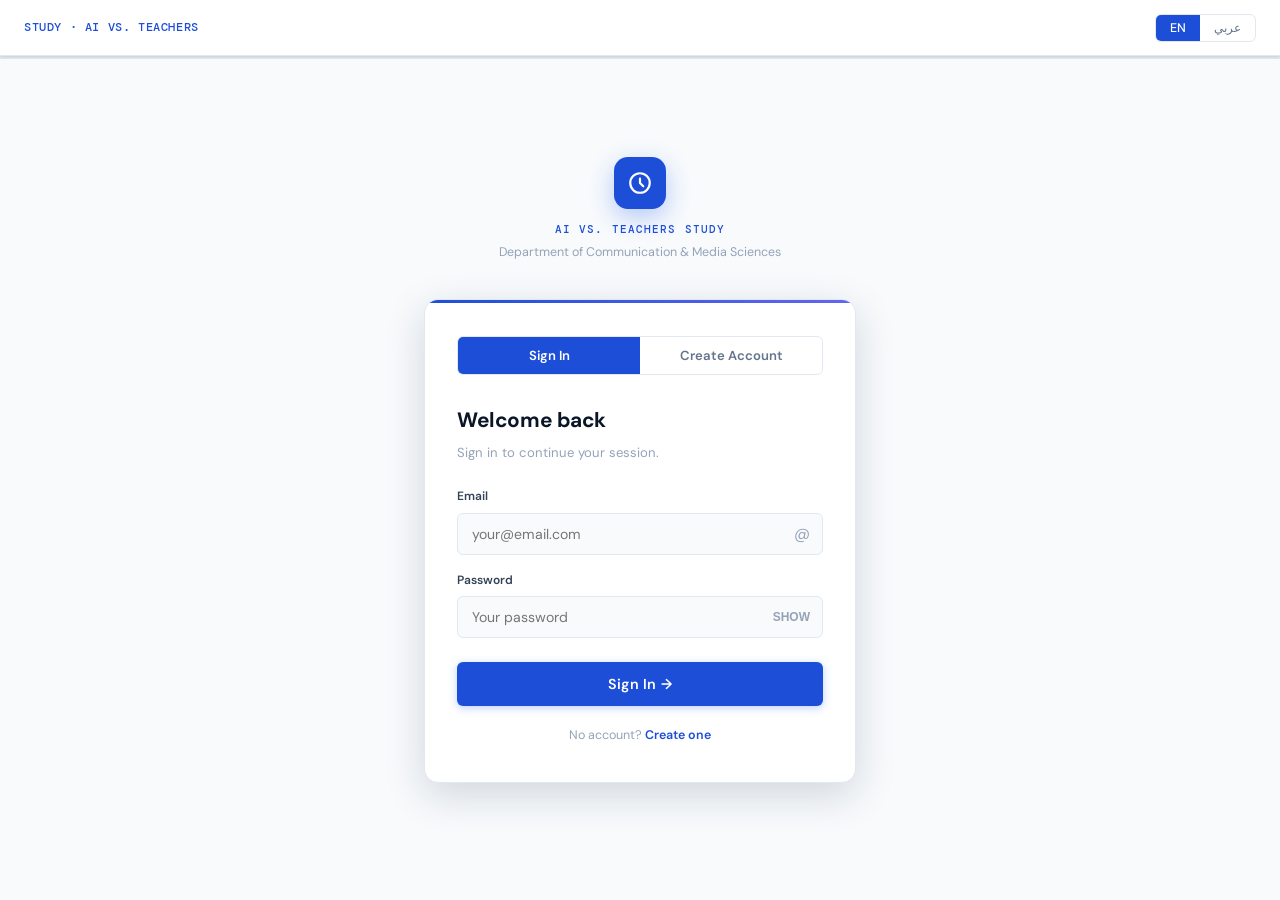
<file: ai-study-frontend/index.html>
<!DOCTYPE html>
<html id="root-html" lang="en" dir="ltr">
<head>
  <meta charset="UTF-8">
  <meta name="viewport" content="width=device-width, initial-scale=1.0">
  <title>AI vs. Teachers — Research Study</title>
  <link href="https://fonts.googleapis.com/css2?family=DM+Sans:wght@300;400;500;600&family=DM+Mono:wght@400;500&family=IBM+Plex+Sans+Arabic:wght@300;400;600&display=swap" rel="stylesheet">
  <!-- Styles -->
  <link rel="stylesheet" href="css/main.css">
</head>
<body>

<!-- TOPBAR -->
<div id="topbar">
  <div class="topbar-logo">Study · AI vs. Teachers</div>
  <div class="topbar-right">
    <div class="topbar-user" id="topbar-user">
      <div class="topbar-avatar" id="topbar-avatar">?</div>
      <span class="topbar-name" id="topbar-name"></span>
      <button class="topbar-logout" onclick="logoutUser()" data-en="Sign out" data-ar="خروج">Sign out</button>
    </div>
    <div class="lang-toggle">
      <button class="lang-btn active" id="btn-en" onclick="setLang('en')">EN</button>
      <button class="lang-btn" id="btn-ar" onclick="setLang('ar')">عربي</button>
    </div>
  </div>
</div>
<div id="progress-track"><div id="progress-fill"></div></div>
<div id="toast"></div>

<!-- ══ AUTH ══ -->
<div id="stage-auth" class="hidden">
  <div class="auth-logo-wrap">
    <div class="auth-logo-icon">
      <svg viewBox="0 0 24 24"><circle cx="12" cy="12" r="9"/><path d="M12 8v4l3 3"/></svg>
    </div>
    <div class="auth-logo-title" data-en="AI vs. Teachers Study" data-ar="دراسة: الذكاء الاصطناعي مقابل الأساتذة">AI vs. Teachers Study</div>
    <div class="auth-logo-sub" data-en="Department of Communication &amp; Media Sciences" data-ar="قسم علوم الإعلام والاتصال">Department of Communication &amp; Media Sciences</div>
  </div>
  <div class="auth-card">
    <div class="auth-tabs">
      <button class="auth-tab active" id="tab-login" onclick="switchAuthTab('login')" data-en="Sign In" data-ar="تسجيل الدخول">Sign In</button>
      <button class="auth-tab" id="tab-register" onclick="switchAuthTab('register')" data-en="Create Account" data-ar="إنشاء حساب">Create Account</button>
    </div>
    <!-- LOGIN -->
    <div class="auth-panel active" id="panel-login">
      <div class="auth-title" data-en="Welcome back" data-ar="مرحباً بعودتك">Welcome back</div>
      <div class="auth-subtitle" data-en="Sign in to continue your session." data-ar="سجّل دخولك لمتابعة جلستك.">Sign in to continue your session.</div>
      <div class="auth-alert error" id="login-error"></div>
      <div class="already-banner" id="login-already">
        <span>✓</span>
        <div>
          <strong data-en="Study already completed" data-ar="تمت الدراسة مسبقاً">Study already completed</strong>
          <span data-en="You have already participated. Thank you!" data-ar="لقد شاركت مسبقاً. شكراً!">You have already participated. Thank you!</span>
        </div>
      </div>
      <div class="auth-field">
        <label data-en="Email" data-ar="البريد الإلكتروني">Email</label>
        <div class="auth-field-wrap">
          <input type="email" id="login-email" data-placeholder-en="your@email.com" data-placeholder-ar="بريدك@example.com" placeholder="your@email.com" autocomplete="email">
          <span class="field-icon">@</span>
        </div>
      </div>
      <div class="auth-field">
        <label data-en="Password" data-ar="كلمة المرور">Password</label>
        <div class="auth-field-wrap">
          <input type="password" id="login-password" data-placeholder-en="Your password" data-placeholder-ar="كلمة المرور" placeholder="Your password" autocomplete="current-password">
          <button class="toggle-pw" type="button" onclick="togglePw('login-password',this)" data-en="SHOW" data-ar="إظهار">SHOW</button>
        </div>
      </div>
      <button class="auth-submit" id="login-btn" onclick="loginUser()" data-en="Sign In →" data-ar="← دخول">Sign In →</button>
      <div class="auth-switch-text">
        <span data-en="No account?" data-ar="لا تملك حساباً؟">No account?</span>
        <a onclick="switchAuthTab('register')" data-en="Create one" data-ar="أنشئ حساباً">Create one</a>
      </div>
    </div>
    <!-- REGISTER -->
    <div class="auth-panel" id="panel-register">
      <div class="auth-title" data-en="Join the Study" data-ar="انضم إلى الدراسة">Join the Study</div>
      <div class="auth-subtitle" data-en="Create your account to begin." data-ar="أنشئ حسابك للبدء.">Create your account to begin.</div>
      <div class="auth-alert error" id="register-error"></div>
      <div class="auth-alert success" id="register-success"></div>
      <div class="row-2">
        <div class="auth-field">
          <label data-en="First Name" data-ar="الاسم الأول">First Name</label>
          <div class="auth-field-wrap"><input type="text" id="reg-fname" data-placeholder-en="Yacine" data-placeholder-ar="يسمينة" placeholder="Yacine" autocomplete="given-name"></div>
          <div class="auth-field-error" id="err-fname" data-en="Required" data-ar="مطلوب">Required</div>
        </div>
        <div class="auth-field">
          <label data-en="Last Name" data-ar="اللقب">Last Name</label>
          <div class="auth-field-wrap"><input type="text" id="reg-lname" data-placeholder-en="Bensalem" data-placeholder-ar="بن سالم" placeholder="Bensalem" autocomplete="family-name"></div>
          <div class="auth-field-error" id="err-lname" data-en="Required" data-ar="مطلوب">Required</div>
        </div>
      </div>
      <div class="auth-field">
        <label data-en="Email" data-ar="البريد الإلكتروني">Email</label>
        <div class="auth-field-wrap">
          <input type="email" id="reg-email" data-placeholder-en="your@email.com" data-placeholder-ar="بريدك@example.com" placeholder="your@email.com" autocomplete="email">
          <span class="field-icon">@</span>
        </div>
        <div class="auth-field-error" id="err-email" data-en="Valid email required" data-ar="بريد إلكتروني صحيح مطلوب">Valid email required</div>
      </div>
      <div class="auth-field">
        <label data-en="Password" data-ar="كلمة المرور">Password</label>
        <div class="auth-field-wrap">
          <input type="password" id="reg-password" data-placeholder-en="Min. 8 characters" data-placeholder-ar="8 أحرف على الأقل" placeholder="Min. 8 characters" autocomplete="new-password" oninput="checkPwStrength(this.value)">
          <button class="toggle-pw" type="button" onclick="togglePw('reg-password',this)" data-en="SHOW" data-ar="إظهار">SHOW</button>
        </div>
        <div class="pw-strength"><div class="pw-strength-bar" id="bar1"></div><div class="pw-strength-bar" id="bar2"></div><div class="pw-strength-bar" id="bar3"></div><div class="pw-strength-label" id="pw-label"></div></div>
        <div class="auth-field-error" id="err-password" data-en="Min. 8 characters" data-ar="8 أحرف على الأقل">Min. 8 characters</div>
      </div>
      <div class="auth-field">
        <label data-en="Confirm Password" data-ar="تأكيد كلمة المرور">Confirm Password</label>
        <div class="auth-field-wrap"><input type="password" id="reg-confirm" data-placeholder-en="Repeat password" data-placeholder-ar="أعد كلمة المرور" placeholder="Repeat password" autocomplete="new-password"></div>
        <div class="auth-field-error" id="err-confirm" data-en="Passwords do not match" data-ar="كلمتا المرور غير متطابقتين">Passwords do not match</div>
      </div>
      <button class="auth-submit" id="register-btn" onclick="registerUser()" data-en="Create Account →" data-ar="← إنشاء الحساب">Create Account →</button>
      <div class="auth-terms" data-en="By registering you agree to participate in this academic study." data-ar="بالتسجيل توافق على المشاركة في هذه الدراسة الأكاديمية.">By registering you agree to participate in this academic study.</div>
      <div class="auth-switch-text">
        <span data-en="Already have an account?" data-ar="هل لديك حساب؟">Already have an account?</span>
        <a onclick="switchAuthTab('login')" data-en="Sign in" data-ar="تسجيل الدخول">Sign in</a>
      </div>
    </div>
  </div>
</div>

<!-- ══ STAGE 0 — Consent + Registration ══ -->
<div id="stage-0" class="stage hidden">
  <div class="study-info-card">
    <span class="study-badge" data-en="UNIVERSITY RESEARCH — CONFIDENTIAL" data-ar="بحث جامعي — سري">UNIVERSITY RESEARCH — CONFIDENTIAL</span>
    <h1 class="display" data-en="AI vs. Teachers:<br>Who Shapes Your Mind?" data-ar="الذكاء الاصطناعي مقابل الأساتذة:<br>من يشكّل تفكيرك؟">AI vs. Teachers:<br>Who Shapes Your Mind?</h1>
    <p data-en="Examining whether AI tools can replace teachers in shaping knowledge and critical thinking among Algerian youth · Department of Communication &amp; Media Sciences" data-ar="دراسة ما إذا كانت أدوات الذكاء الاصطناعي يمكن أن تحل محل الأساتذة في تشكيل المعرفة والتفكير النقدي لدى الشباب الجزائري · قسم علوم الإعلام والاتصال">Examining whether AI tools can replace teachers in shaping knowledge and critical thinking among Algerian youth · Department of Communication &amp; Media Sciences</p>
    <div class="study-meta">
      <div class="study-meta-item" data-en="<strong>~25–30 min</strong>" data-ar="<strong>25–30 دقيقة</strong>"><strong>~25–30 min</strong></div>
      <div class="study-meta-item" data-en="<strong>Anonymous</strong>&nbsp;responses" data-ar="<strong>مجهولة</strong>&nbsp;الإجابات"><strong>Anonymous</strong>&nbsp;responses</div>
      <div class="study-meta-item" data-en="<strong>Voluntary</strong>" data-ar="<strong>طوعية</strong>"><strong>Voluntary</strong></div>
    </div>
  </div>
  <div class="card consent-card">
    <h3 data-en="Informed Consent" data-ar="الموافقة المستنيرة">Informed Consent</h3>
    <ul class="consent-list">
      <li data-en="Your responses are stored anonymously for research purposes only." data-ar="تُحفظ إجاباتك بشكل مجهول لأغراض بحثية فحسب.">Your responses are stored anonymously for research purposes only.</li>
      <li data-en="You may withdraw at any time without consequence." data-ar="يمكنك الانسحاب في أي وقت.">You may withdraw at any time without consequence.</li>
      <li data-en="The study involves reading an article and a discussion with simulated forum participants." data-ar="تشمل الدراسة قراءة مقال والمشاركة في نقاش مع مشاركين محاكَين.">The study involves reading an article and a discussion with simulated forum participants.</li>
      <li data-en="No personally identifiable data will be published." data-ar="لن تُنشر أي بيانات تعريفية شخصية.">No personally identifiable data will be published.</li>
    </ul>
    <div class="consent-check">
      <input type="checkbox" id="consent-cb">
      <label for="consent-cb" data-en="I have read and agree to participate." data-ar="قرأت الشروط وأوافق على المشاركة.">I have read and agree to participate.</label>
    </div>
  </div>
  <h2 class="section-title" data-en="Participant Registration" data-ar="تسجيل المشارك">Participant Registration</h2>
  <div class="row-2">
    <div class="field">
      <label data-en="Age" data-ar="السن">Age</label>
      <input type="number" id="reg-age" min="15" max="40" data-placeholder-en="e.g. 21" data-placeholder-ar="مثال: 21" placeholder="e.g. 21">
    </div>
    <div class="field">
      <label data-en="Gender" data-ar="الجنس">Gender</label>
      <select id="reg-gender">
        <option value="" data-en="— Select —" data-ar="— اختر —">— Select —</option>
        <option value="male" data-en="Male" data-ar="ذكر">Male</option>
        <option value="female" data-en="Female" data-ar="أنثى">Female</option>
        <option value="prefer_not" data-en="Prefer not to say" data-ar="أفضل عدم الإفصاح">Prefer not to say</option>
      </select>
    </div>
  </div>
  <div class="field">
    <label data-en="Academic Level" data-ar="المستوى الدراسي">Academic Level</label>
    <select id="reg-level">
      <option value="" data-en="— Select —" data-ar="— اختر —">— Select —</option>
      <option value="licence1" data-en="Licence 1" data-ar="ليسانس 1">Licence 1</option>
      <option value="licence2" data-en="Licence 2" data-ar="ليسانس 2">Licence 2</option>
      <option value="licence3" data-en="Licence 3" data-ar="ليسانس 3">Licence 3</option>
      <option value="master1" data-en="Master 1" data-ar="ماستر 1">Master 1</option>
      <option value="master2" data-en="Master 2" data-ar="ماستر 2">Master 2</option>
      <option value="doctorat" data-en="Doctorat" data-ar="دكتوراه">Doctorat</option>
      <option value="other" data-en="Other" data-ar="أخرى">Other</option>
    </select>
  </div>
  <div class="row-2">
    <div class="field">
      <label data-en="Field of Study" data-ar="التخصص">Field of Study</label>
      <input type="text" id="reg-field" data-placeholder-en="e.g. Communication Sciences" data-placeholder-ar="مثال: علوم الإعلام" placeholder="e.g. Communication Sciences">
    </div>
    <div class="field">
      <label data-en="Daily AI Tool Usage" data-ar="الاستخدام اليومي للذكاء الاصطناعي">Daily AI Tool Usage</label>
      <select id="reg-ai-use">
        <option value="" data-en="— Select —" data-ar="— اختر —">— Select —</option>
        <option value="never" data-en="Never" data-ar="لا أستخدم">Never</option>
        <option value="rarely" data-en="Rarely" data-ar="نادراً">Rarely</option>
        <option value="sometimes" data-en="Sometimes" data-ar="أحياناً">Sometimes</option>
        <option value="often" data-en="Often" data-ar="كثيراً">Often</option>
        <option value="daily" data-en="Every day" data-ar="يومياً">Every day</option>
      </select>
    </div>
  </div>
  <button class="btn btn-primary btn-block" onclick="submitRegistration()" style="margin-top:8px;" data-en="Begin Study →" data-ar="← ابدأ الدراسة">Begin Study →</button>
</div>

<!-- ══ STAGE 1 — Survey 1 (Pre) ══ -->
<div id="stage-1" class="stage hidden">
  <div class="phase-chip" data-en="Questionnaire 1 of 3 — Before Reading" data-ar="استبانة 1 من 3 — قبل القراءة">Questionnaire 1 of 3 — Before Reading</div>
  <h1 class="display" data-en="Your Initial Views" data-ar="آراؤك الأولية">Your Initial Views</h1>
  <p class="subtitle" data-en="Before reading anything, please share your current opinions on AI and teachers. Rate each statement honestly — there are no right or wrong answers." data-ar="قبل قراءة أي شيء، شارك آراءك الحالية حول الذكاء الاصطناعي والأساتذة. قيّم كل عبارة بصدق.">Before reading anything, please share your current opinions on AI and teachers. Rate each statement honestly — there are no right or wrong answers.</p>
  <div id="pre-survey-questions"></div>
  <button class="btn btn-primary btn-block" onclick="submitPreSurvey()" data-en="Continue to Article →" data-ar="← متابعة إلى المقال">Continue to Article →</button>
</div>

<!-- ══ STAGE 2 — Article ══ -->
<div id="stage-2" class="stage hidden">
  <div class="phase-chip" data-en="Phase 2 of 6 — Read the Article" data-ar="المرحلة 2 من 6 — اقرأ المقال">Phase 2 of 6 — Read the Article</div>
  <h1 class="display" data-en="Read &amp; Reflect" data-ar="اقرأ وتأمّل">Read &amp; Reflect</h1>
  <p class="subtitle" data-en="Read this article carefully. It presents arguments on both sides of the AI vs. teachers debate." data-ar="اقرأ هذا المقال بعناية. يقدّم حججاً من كلا جانبي نقاش الذكاء الاصطناعي مقابل الأساتذة.">Read this article carefully. It presents arguments on both sides of the AI vs. teachers debate.</p>

  <!-- EN Article -->
  <div id="article-en" class="article-card">
    <div class="article-topbar"><span>The Algerian Education Review</span><div class="article-dot"></div><span>Technology &amp; Learning</span><div class="article-dot"></div><span>March 2025</span></div>
    <div class="article-inner">
      <div class="article-kicker">Education · Artificial Intelligence</div>
      <h2 class="article-headline">Can AI Replace the Teacher? Algeria's Students Are Finding Out</h2>
      <div class="article-byline">By Karima Bouzid, Education Correspondent &nbsp;·&nbsp; March 20, 2025 &nbsp;·&nbsp; 7 min read</div>
      <div class="article-body">
        <p>Walk into any university library across Algeria today and you will find the same scene: students not reading textbooks, but typing questions into AI chatbots. From Algiers to Oran, from Tizi Ouzou to Constantine, a generation is bypassing the lecture hall and going straight to the machine. The question that educators are now asking — urgently — is whether this is progress, or a quiet catastrophe in the making.</p>
        <p>The numbers are striking. A 2024 survey by the Arab Media &amp; Society Institute found that <strong>71% of Algerian university students</strong> now consult AI tools at least once a day for academic purposes. More troubling to researchers: 43% said they had changed their opinion on a social or political issue based entirely on an AI response — without seeking a second human opinion.</p>
        <div class="pullquote">"A teacher who knows your name, who has watched you struggle and grow, who can sense when you are confused — that is irreplaceable. No algorithm does that." — Prof. Nadia Lounès, University of Algiers</div>
        <p>Supporters of AI in education point to real advantages. Students in remote wilayat who lack qualified teachers in specialist subjects now have access to world-class explanations in Arabic and French at any hour. Students with social anxiety who would never raise their hand in class can ask an AI the same question twenty times without embarrassment. The democratisation argument is powerful.</p>
        <p>But critics argue the comparison misses what education actually is. "A teacher does not just transmit information," says Dr. Mourad Karim, a pedagogy researcher at the University of Oran. "A teacher challenges you, frustrates you, forces you to defend your ideas in front of your peers. That friction — that discomfort — is where real thinking happens. AI removes the friction. And without friction, there is no growth."</p>
        <div class="pullquote">"When a student asks AI a question, the AI tries to give them exactly what they want. When a good teacher asks a student a question, they are trying to take away what the student thinks they already know."</div>
        <p>The research on long-term outcomes is still emerging, but early signals are worrying. Students who rely heavily on AI for essay writing and argumentation show measurably weaker performance in oral examinations and live debates — precisely the settings where a teacher's influence would have trained them. The machine, it seems, teaches compliance, not confrontation.</p>
        <p>There is also the question of trust. AI systems are trained on global data that may not reflect Algerian history, cultural values, or the specific tensions of a post-colonial society navigating modernity. A teacher from Béjaïa carries knowledge that no dataset can replicate. When a young person asks an AI about their own society, they may receive a technically accurate but culturally hollow answer.</p>
        <p>The debate will not be resolved soon. But for Algeria's students — caught between an underfunded education system and an infinitely patient machine — the choice they make now about who they learn from may shape not just their careers, but the kind of critical citizens they become.</p>
      </div>
    </div>
  </div>

  <!-- AR Article -->
  <div id="article-ar" class="article-card hidden" style="direction:rtl">
    <div class="article-topbar" style="letter-spacing:0"><span>مجلة التعليم الجزائري</span><div class="article-dot"></div><span>التكنولوجيا والتعلّم</span><div class="article-dot"></div><span>مارس 2025</span></div>
    <div class="article-inner">
      <div class="article-kicker">التعليم · الذكاء الاصطناعي</div>
      <h2 class="article-headline" style="font-family:'IBM Plex Sans Arabic',sans-serif">هل يمكن للذكاء الاصطناعي أن يحلّ محل الأستاذ؟ طلاب الجزائر يجدون الإجابة</h2>
      <div class="article-byline">بقلم: كريمة بوزيد، مراسلة التعليم &nbsp;·&nbsp; 20 مارس 2025 &nbsp;·&nbsp; قراءة 7 دقائق</div>
      <div class="article-body" style="font-family:'IBM Plex Sans Arabic',sans-serif">
        <p>ادخل إلى أي مكتبة جامعية في الجزائر اليوم، وستجد المشهد نفسه: طلاب لا يقرأون الكتب المدرسية، بل يكتبون أسئلتهم في روبوتات الدردشة الذكية. من الجزائر العاصمة إلى وهران، ومن تيزي وزو إلى قسنطينة، يتجاوز جيل كامل قاعة المحاضرات ويتوجه مباشرة إلى الآلة.</p>
        <p>الأرقام لافتة: كشف استطلاع أجراه معهد الإعلام والمجتمع العربي عام 2024 أن <strong>71% من طلاب الجامعات الجزائرية</strong> يستشيرون أدوات الذكاء الاصطناعي مرة يومياً على الأقل. والأكثر إثارة للقلق: أفاد 43% منهم بأنهم غيّروا رأيهم في قضية اجتماعية أو سياسية بناءً على رد الذكاء الاصطناعي وحده.</p>
        <div class="pullquote">«أستاذ يعرف اسمك، يراقب كفاحك ونموك، يشعر بارتباكك — هذا لا يُعوَّض. لا يفعل ذلك أي خوارزمية.» — أ.د. نادية لونيس، جامعة الجزائر</div>
        <p>يشير المؤيدون للذكاء الاصطناعي في التعليم إلى مزايا حقيقية. الطلاب في الولايات النائية الذين يفتقرون إلى أساتذة متخصصين باتوا يحظون بتفسيرات عالمية المستوى بالعربية والفرنسية في أي وقت. لكن المنتقدين يرون أن المقارنة تغفل ماهية التعليم الحقيقي.</p>
        <div class="pullquote">«حين يسأل الطالب الذكاءَ الاصطناعي سؤالاً، يحاول الذكاءُ الاصطناعي أن يمنحه ما يريد. حين يسأل المعلمُ الجيد طالبَه سؤالاً، يحاول أن يأخذ منه ما يظن أنه يعرفه.»</div>
        <p>يُظهر الطلاب الذين يعتمدون بشكل كبير على الذكاء الاصطناعي في الكتابة والحجاج أداءً أضعف ملحوظاً في الامتحانات الشفوية والنقاشات الحية — وهي البيئات ذاتها التي كان الأستاذ يدرّبهم فيها بالضبط. يبدو أن الآلة تعلّم الامتثال لا المواجهة.</p>
        <p>ثمة أيضاً مسألة الثقة. أنظمة الذكاء الاصطناعي مدرَّبة على بيانات عالمية قد لا تعكس التاريخ الجزائري أو القيم الثقافية. أستاذ من بجاية يحمل معرفة لا تستطيع أي قاعدة بيانات تكرارها.</p>
        <p>لن يُحسم هذا النقاش قريباً. لكن الطلاب الجزائريين — العالقين بين منظومة تعليمية تحتاج إلى دعم وآلة لا تفقد صبرها أبداً — قد يجد الخيار الذي يتخذونه الآن صدىً في نوع المواطنين الناقدين الذين سيصبحون.</p>
      </div>
    </div>
  </div>

  <label class="read-confirm">
    <input type="checkbox" id="read-cb">
    <span data-en="I have finished reading the article carefully." data-ar="لقد انتهيت من قراءة المقال بعناية.">I have finished reading the article carefully.</span>
  </label>
  <button class="btn btn-primary btn-block" onclick="submitArticleRead()" style="margin-top:16px;" data-en="Continue →" data-ar="← متابعة">Continue →</button>
</div>

<!-- ══ STAGE 3 — Survey 2 (Post-Article) ══ -->
<div id="stage-3" class="stage hidden">
  <div class="phase-chip" data-en="Questionnaire 2 of 3 — After Reading" data-ar="استبانة 2 من 3 — بعد القراءة">Questionnaire 2 of 3 — After Reading</div>
  <h1 class="display" data-en="After Reading" data-ar="بعد القراءة">After Reading</h1>
  <p class="subtitle" data-en="You have just read the article. Has anything shifted? Please re-evaluate the same statements — and also choose how many forum participants you'd like to interact with." data-ar="لقد قرأت المقال للتو. هل تغيّر شيء؟ يرجى إعادة تقييم نفس العبارات — واختر أيضاً عدد المشاركين في المنتدى الذي تريد التفاعل معه.">You have just read the article. Has anything shifted? Please re-evaluate the same statements — and also choose how many forum participants you'd like to interact with.</p>
  <div id="mid-survey-questions"></div>

  <!-- BOT COUNT PICKER -->
  <div style="margin-top:28px;margin-bottom:8px;">
    <h2 class="section-title" data-en="Choose Your Discussion Format" data-ar="اختر تنسيق النقاش">Choose Your Discussion Format</h2>
    <p class="subtitle" style="margin-bottom:16px;" data-en="How many forum participants do you want to discuss with?" data-ar="كم عدد المشاركين في المنتدى الذي تريد التحدث معهم؟">How many forum participants do you want to discuss with?</p>
    <div class="bot-picker">
      <label class="bot-option selected" id="bot-opt-1" onclick="selectBotCount(1)">
        <input type="radio" name="bot-count" value="1" checked>
        <div class="bot-option-info">
          <div class="bot-option-title" data-en="One-on-One" data-ar="محادثة ثنائية">One-on-One</div>
          <div class="bot-option-desc" data-en="Focused debate with Yacine — a student like you." data-ar="نقاش مركّز مع ياسين — طالب مثلك.">Focused debate with Yacine — a student like you.</div>
        </div>
        <div class="bot-avatars"><div class="b-avatar b-av1">YA</div></div>
      </label>
      <label class="bot-option" id="bot-opt-2" onclick="selectBotCount(2)">
        <input type="radio" name="bot-count" value="2">
        <div class="bot-option-info">
          <div class="bot-option-title" data-en="Two Participants" data-ar="مشاركان">Two Participants</div>
          <div class="bot-option-desc" data-en="Yacine (student) + Dr. Hadjeres (researcher) — two perspectives." data-ar="ياسين (طالب) + د. حجرس (باحث) — منظوران مختلفان.">Yacine (student) + Dr. Hadjeres (researcher) — two perspectives.</div>
        </div>
        <div class="bot-avatars"><div class="b-avatar b-av1">YA</div><div class="b-avatar b-av2">DR</div></div>
      </label>
      <label class="bot-option" id="bot-opt-3" onclick="selectBotCount(3)">
        <input type="radio" name="bot-count" value="3">
        <div class="bot-option-info">
          <div class="bot-option-title" data-en="Full Forum (3 participants)" data-ar="منتدى كامل (3 مشاركين)">Full Forum (3 participants)</div>
          <div class="bot-option-desc" data-en="Yacine + Dr. Hadjeres + Rania (philosopher) — the richest debate." data-ar="ياسين + د. حجرس + رانيا (فيلسوفة) — أغنى نقاش.">Yacine + Dr. Hadjeres + Rania (philosopher) — the richest debate.</div>
        </div>
        <div class="bot-avatars"><div class="b-avatar b-av1">YA</div><div class="b-avatar b-av2">DR</div><div class="b-avatar b-av3">RM</div></div>
      </label>
    </div>
  </div>

  <button class="btn btn-primary btn-block" onclick="submitMidSurvey()" data-en="Enter the Forum →" data-ar="← ادخل المنتدى">Enter the Forum →</button>
</div>

<!-- ══ STAGE 4 — Chat ══ -->
<div id="stage-4" class="stage hidden">
  <div class="phase-chip" data-en="Phase 4 of 6 — Discussion Forum" data-ar="المرحلة 4 من 6 — منتدى النقاش">Phase 4 of 6 — Discussion Forum</div>
  <h1 class="display" data-en="Join the Conversation" data-ar="انضم إلى النقاش">Join the Conversation</h1>
  <p class="subtitle" data-en="You've joined a live forum. The other participants have already started discussing. Share your views — agree, disagree, or question." data-ar="لقد انضممت إلى منتدى حيّ. بدأ المشاركون الآخرون النقاش بالفعل. شارك بآرائك — وافق أو اختلف أو اسأل.">You've joined a live forum. The other participants have already started discussing. Share your views — agree, disagree, or question.</p>

  <div class="stance-banner" id="stance-banner" style="display:none"></div>

  <div class="chat-shell">
    <div class="chat-topbar">
      <div class="chat-topbar-title">
        <div class="sub" data-en="Live Discussion Forum" data-ar="منتدى النقاش الحيّ">Live Discussion Forum</div>
        <div class="name" data-en="AI vs. Teachers — Open Thread" data-ar="الذكاء الاصطناعي مقابل الأساتذة — نقاش مفتوح">AI vs. Teachers — Open Thread</div>
      </div>
      <div class="online-badge">
        <span class="online-label" data-en="LIVE" data-ar="مباشر">LIVE</span>
        <div class="bot-dot" id="dot-1" style="background:#60a5fa"></div>
        <div class="bot-dot" id="dot-2" style="background:#a78bfa"></div>
        <div class="bot-dot" id="dot-3" style="background:#34d399"></div>
      </div>
    </div>
    <div class="chat-body" id="chat-window"></div>
    <div class="chat-footer">
      <div class="tag-bar" id="tag-bar"></div>
      <div class="chat-footer-input-row">
        <input type="text" id="chat-input"
          data-placeholder-en="Share your thoughts…"
          data-placeholder-ar="شارك أفكارك…"
          placeholder="Share your thoughts…"
          onkeydown="if(event.key==='Enter'&&!event.shiftKey){event.preventDefault();sendMessage()}">
        <button id="send-btn" data-en="Send →" data-ar="← إرسال">Send →</button>
      </div>
    </div>
  </div>
  <div class="chat-meta" id="turn-info"></div>
  <div id="chat-action-btns" class="hidden" style="display:none;gap:10px;margin-top:16px;flex-direction:column">
    <button class="btn btn-primary btn-block" id="proceed-final-btn" onclick="goToFinalSurvey()"
      data-en="Go to Final Questionnaire →" data-ar="← انتقل إلى الاستبانة النهائية">Go to Final Questionnaire →</button>
    <button class="btn btn-block" id="end-early-btn" onclick="goToFinalSurvey()"
      style="background:transparent;border:1.5px solid var(--gray-300);color:var(--gray-500);font-size:.82rem"
      data-en="End conversation early →" data-ar="← إنهاء المحادثة مبكراً">End conversation early →</button>
  </div>
</div>

<!-- ══ STAGE 5 — Survey 3 (Post-Chat) ══ -->
<div id="stage-5" class="stage hidden">
  <div class="phase-chip" data-en="Questionnaire 3 of 3 — After Discussion" data-ar="استبانة 3 من 3 — بعد النقاش">Questionnaire 3 of 3 — After Discussion</div>
  <h1 class="display" data-en="Final Assessment" data-ar="التقييم النهائي">Final Assessment</h1>
  <p class="subtitle" data-en="After your discussion with the forum participants, please answer these statements one final time. Your honest answers — whatever they are — are what matters for this research." data-ar="بعد نقاشك مع المشاركين، يرجى الإجابة على هذه العبارات مرة أخيرة وأخيرة. إجاباتك الصادقة — مهما كانت — هي ما يهم هذا البحث.">After your discussion with the forum participants, please answer these statements one final time. Your honest answers — whatever they are — are what matters for this research.</p>
  <div id="post-survey-questions"></div>
  <div class="field" style="margin-top:28px">
    <label data-en="Open Reflection — Did the discussion change your views? What stayed the same?" data-ar="تأمل مفتوح — هل غيّر النقاش آراءك؟ ما الذي بقي كما هو؟">Open Reflection — Did the discussion change your views? What stayed the same?</label>
    <textarea id="open-reflection" data-placeholder-en="Write freely…" data-placeholder-ar="اكتب بحرية…" placeholder="Write freely…"></textarea>
  </div>
  <button class="btn btn-primary btn-block" onclick="submitFinalSurvey()" data-en="Submit &amp; Finish →" data-ar="← إرسال وإنهاء">Submit &amp; Finish →</button>
</div>

<!-- ══ STAGE 6 — Thank You ══ -->
<div id="stage-6" class="stage hidden">
  <div class="thankyou-hero">
    <div class="check-circle">✓</div>
    <h1 class="display" data-en="Thank You!" data-ar="شكراً جزيلاً!">Thank You!</h1>
    <p data-en="Your responses have been recorded. Thank you for your participation."
       data-ar="تمت تسجيل إجاباتك. شكراً على مشاركتك.">
      Your responses have been recorded. Thank you for your participation.
    </p>
  </div>
  <div class="result-grid">
    <div class="result-card">
      <div class="num" id="res-pre">—</div>
      <div class="lbl" data-en="Questionnaire 1<br>(Before reading)" data-ar="الاستبانة 1<br>(قبل القراءة)">Questionnaire 1<br>(Before reading)</div>
    </div>
    <div class="result-card">
      <div class="num" id="res-mid">—</div>
      <div class="lbl" data-en="Questionnaire 2<br>(After reading)" data-ar="الاستبانة 2<br>(بعد القراءة)">Questionnaire 2<br>(After reading)</div>
    </div>
    <div class="result-card">
      <div class="num" id="res-post">—</div>
      <div class="lbl" data-en="Questionnaire 3<br>(After discussion)" data-ar="الاستبانة 3<br>(بعد النقاش)">Questionnaire 3<br>(After discussion)</div>
    </div>
  </div>
  <p style="text-align:center;font-size:.75rem;color:var(--gray-400);margin-top:8px">
    <span data-en="Participant ID:" data-ar=":رمز المشارك">Participant ID:</span>
    <strong id="pid-display"></strong>
  </p>
</div>

  <!-- ── JavaScript modules — load order matters ── -->
  <script src="js/config/api.js"></script>
  <script src="js/config/questions.js"></script>
  <script src="js/state/store.js"></script>
  <script src="js/api/language.js"></script>
  <script src="js/survey/stance.js"></script>
  <script src="js/survey/profile.js"></script>
  <script src="js/chat/bots.js"></script>
  <script src="js/auth/auth.js"></script>
  <script src="js/ui/helpers.js"></script>
  <script src="js/survey/flow.js"></script>
  <script src="js/chat/engine.js"></script>
  <script src="js/chat/finalSurvey.js"></script>
  <script>
    // ── INIT ──────────────────────────────────────────────────────
    document.querySelectorAll('.stage').forEach(s => s.classList.add('hidden'));
    document.getElementById('stage-auth').classList.remove('hidden');
  </script>
</body>
</html>
</file>
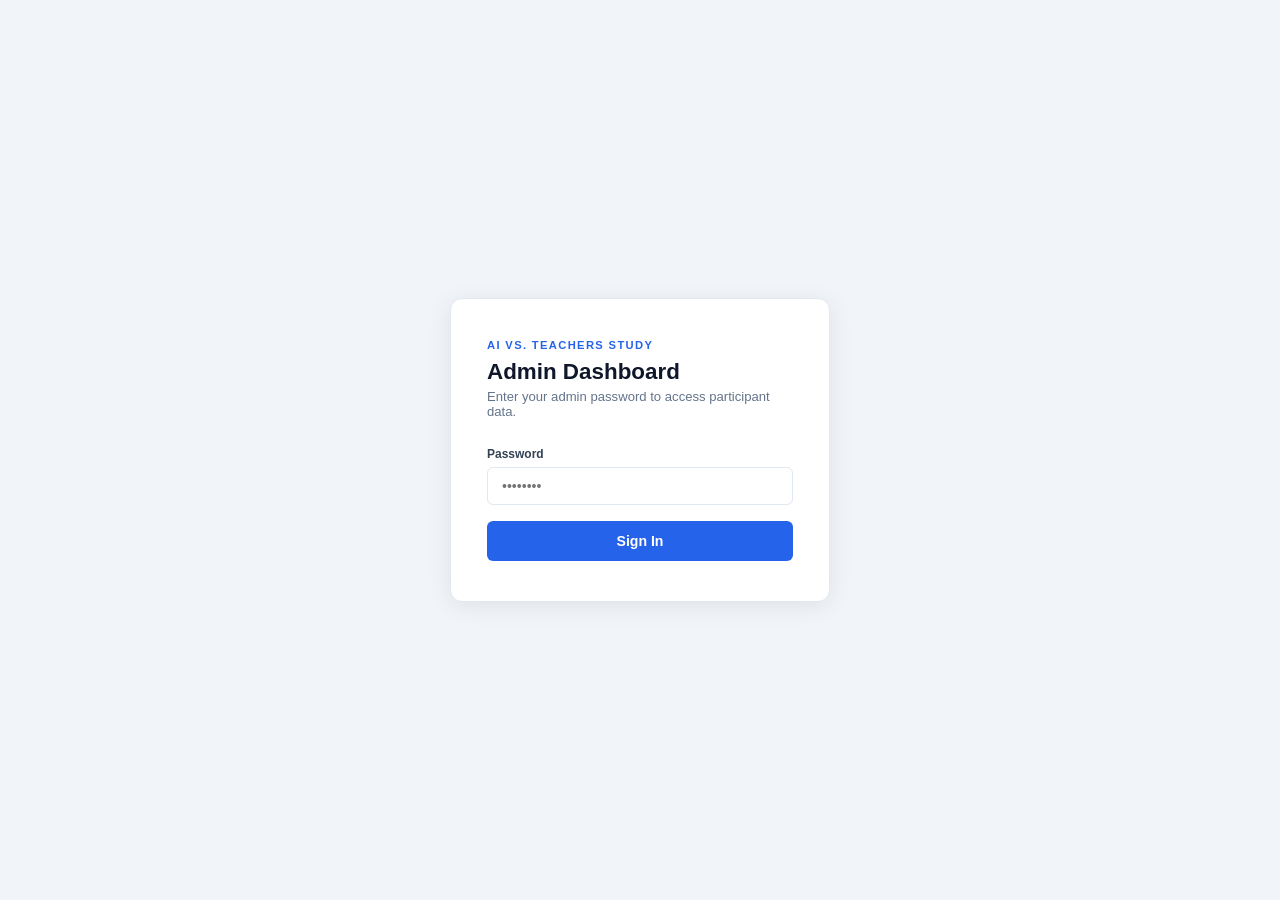
<file: ai-study-frontend/admin.html>
<!DOCTYPE html>
<html lang="en">
<head>
<meta charset="UTF-8">
<meta name="viewport" content="width=device-width, initial-scale=1.0">
<title>Admin Dashboard — AI Study</title>
  <!-- Styles -->
  <link rel="stylesheet" href="css/admin.css">
</head>
<body>

<!-- LOGIN -->
<div id="login-screen">
  <div class="login-card">
    <div class="login-logo">AI vs. Teachers Study</div>
    <h1 class="login-title">Admin Dashboard</h1>
    <p class="login-sub">Enter your admin password to access participant data.</p>
    <div class="login-field">
      <label>Password</label>
      <input type="password" id="admin-pw" placeholder="••••••••"
        onkeydown="if(event.key==='Enter')doLogin()">
    </div>
    <button class="login-btn" onclick="doLogin()">Sign In</button>
    <div class="login-error" id="login-err">Incorrect password. Please try again.</div>
  </div>
</div>

<!-- DASHBOARD -->
<div id="dashboard">
  <div class="topbar">
    <span class="topbar-logo">Admin</span>
    <span class="topbar-title">AI vs. Teachers — Research Dashboard</span>
    <div class="topbar-right">
      <span class="live-label"><span class="live-dot"></span> Auto-refresh 30s</span>
      <button class="refresh-btn" onclick="loadAll()">↻ Refresh</button>
      <button class="logout-btn" onclick="doLogout()">Sign out</button>
    </div>
  </div>

  <div class="main">
    <!-- Stats -->
    <div class="stats-grid" id="stats-grid">
      <div class="stat-card"><div class="stat-num" id="s-total">—</div><div class="stat-lbl">Total participants</div></div>
      <div class="stat-card"><div class="stat-num" id="s-completed">—</div><div class="stat-lbl">Completed study</div></div>
      <div class="stat-card active"><div class="stat-num" id="s-active">—</div><div class="stat-lbl">Active last 30 min</div></div>
      <div class="stat-card"><div class="stat-num" id="s-users">—</div><div class="stat-lbl">Registered accounts</div></div>
      <div class="stat-card shift"><div class="stat-num" id="s-shift">—</div><div class="stat-lbl">Avg opinion shift (pre→post)</div></div>
    </div>

    <!-- Tabs -->
    <div class="tabs">
      <div class="tab active" onclick="switchTab('participants')">Participants</div>
      <div class="tab" onclick="switchTab('accounts')">Accounts</div>
      <div class="tab" onclick="switchTab('stances')">Stance analysis</div>
    </div>

    <!-- Participants tab -->
    <div class="tab-panel active" id="tab-participants">
      <div class="search-bar">
        <input type="text" id="p-search" placeholder="Search by ID, email, field…" oninput="filterParticipants()">
        <select class="filter-sel" id="p-stance-filter" onchange="filterParticipants()">
          <option value="">All stances</option>
          <option value="pro_ai">Pro AI</option>
          <option value="pro_teacher">Pro Teacher</option>
          <option value="neutral">Neutral</option>
        </select>
        <select class="filter-sel" id="p-complete-filter" onchange="filterParticipants()">
          <option value="">All</option>
          <option value="completed">Completed</option>
          <option value="incomplete">In progress</option>
        </select>
      </div>
      <div class="table-wrap">
        <table>
          <thead><tr>
            <th>ID</th><th>Age/Gender</th><th>Field</th><th>Stance</th>
            <th>Pre avg</th><th>Post avg</th><th>Shift</th><th>Status</th><th></th>
          </tr></thead>
          <tbody id="p-tbody"></tbody>
        </table>
      </div>
    </div>

    <!-- Accounts tab -->
    <div class="tab-panel" id="tab-accounts">
      <div class="table-wrap">
        <table>
          <thead><tr>
            <th>Email</th><th>Name</th><th>Language</th><th>Registered</th><th>Study done</th>
          </tr></thead>
          <tbody id="u-tbody"></tbody>
        </table>
      </div>
    </div>

    <!-- Stance analysis tab -->
    <div class="tab-panel" id="tab-stances">
      <div id="stance-analysis" style="display:grid;grid-template-columns:1fr 1fr;gap:16px"></div>
    </div>
  </div>
</div>

<!-- Detail panel -->
<div class="detail-overlay" id="detail-overlay" onclick="if(event.target===this)closeDetail()">
  <div class="detail-panel" id="detail-panel">
    <div class="detail-header">
      <h3 id="detail-title">Participant detail</h3>
      <button class="close-btn" onclick="closeDetail()">✕</button>
    </div>
    <div class="detail-body" id="detail-body"></div>
  </div>
</div>

  <!-- Admin logic -->
  <script src="js/admin/admin.js"></script>
</body>
</html>
</file>
<file: ai-study-frontend/css/main.css>
/* ── Main stylesheet — all component styles ──────────────────────── */

:root{
  --blue-900:#0a1628;--blue-800:#0f2345;--blue-700:#1a3a6e;
  --blue-600:#1d4ed8;--blue-500:#2563eb;--blue-400:#3b82f6;
  --blue-100:#dbeafe;--blue-50:#eff6ff;
  --white:#fff;--gray-50:#f8fafc;--gray-100:#f1f5f9;
  --gray-200:#e2e8f0;--gray-300:#cbd5e1;--gray-400:#94a3b8;
  --gray-500:#64748b;--gray-700:#334155;--gray-900:#0f172a;
  --red:#ef4444;--green:#10b981;--amber:#f59e0b;
  --shadow-sm:0 1px 3px rgba(0,0,0,.08),0 1px 2px rgba(0,0,0,.04);
  --shadow:0 4px 16px rgba(15,35,69,.10);
  --shadow-lg:0 12px 40px rgba(15,35,69,.16);
  --radius:10px;--radius-sm:6px;
}
*,*::before,*::after{box-sizing:border-box;margin:0;padding:0}
body{font-family:'DM Sans',sans-serif;background:var(--gray-50);color:var(--gray-900);min-height:100vh;line-height:1.6}
html[lang=ar] body{font-family:'IBM Plex Sans Arabic',sans-serif}

/* TOPBAR */
#topbar{position:fixed;top:0;left:0;right:0;z-index:200;background:#fff;border-bottom:1px solid var(--gray-200);display:flex;align-items:center;padding:0 24px;height:56px;box-shadow:var(--shadow-sm)}
.topbar-logo{font-family:'DM Mono',monospace;font-size:.75rem;font-weight:500;color:var(--blue-600);letter-spacing:.05em;text-transform:uppercase}
.topbar-right{margin-left:auto;display:flex;align-items:center;gap:12px}
html[lang=ar] .topbar-right{margin-left:0;margin-right:auto}
.lang-toggle{display:flex;border:1.5px solid var(--gray-200);border-radius:var(--radius-sm);overflow:hidden}
.lang-btn{padding:5px 14px;font-family:'DM Sans',sans-serif;font-size:.78rem;font-weight:500;border:none;background:transparent;cursor:pointer;color:var(--gray-500);transition:all .18s}
html[lang=ar] .lang-btn{font-family:'IBM Plex Sans Arabic',sans-serif}
.lang-btn.active{background:var(--blue-600);color:#fff}
.topbar-user{display:none;align-items:center;gap:8px}
.topbar-user.visible{display:flex}
.topbar-avatar{width:28px;height:28px;border-radius:50%;background:var(--blue-600);display:flex;align-items:center;justify-content:center;color:#fff;font-size:.65rem;font-weight:700}
.topbar-name{font-size:.78rem;color:var(--gray-700);font-weight:500}
.topbar-logout{padding:4px 10px;background:transparent;border:1.5px solid var(--gray-200);border-radius:var(--radius-sm);font-size:.72rem;font-weight:500;color:var(--gray-500);cursor:pointer;transition:all .18s}
.topbar-logout:hover{border-color:var(--red);color:var(--red)}

/* PROGRESS */
#progress-track{position:fixed;top:56px;left:0;right:0;height:3px;background:var(--gray-200);z-index:190}
#progress-fill{height:100%;background:var(--blue-500);transition:width .5s cubic-bezier(.4,0,.2,1);width:0%}

/* LAYOUT */
.hidden{display:none!important}
.stage{max-width:720px;margin:0 auto;padding:88px 24px 80px;animation:fadeUp .4s ease both}
html[lang=ar] .stage{direction:rtl}
@keyframes fadeUp{from{opacity:0;transform:translateY(16px)}to{opacity:1;transform:translateY(0)}}

/* CHIPS */
.phase-chip{display:inline-flex;align-items:center;gap:6px;background:var(--blue-50);color:var(--blue-600);border:1px solid var(--blue-100);font-size:.72rem;font-weight:600;letter-spacing:.06em;text-transform:uppercase;padding:4px 12px;border-radius:100px;margin-bottom:24px}
html[lang=ar] .phase-chip{letter-spacing:0;text-transform:none}
.phase-chip::before{content:'';width:6px;height:6px;border-radius:50%;background:var(--blue-500)}

/* HEADINGS */
h1.display{font-size:clamp(1.9rem,4vw,2.8rem);font-weight:600;line-height:1.2;color:var(--blue-900);margin-bottom:10px;letter-spacing:-.02em}
html[lang=ar] h1.display{letter-spacing:0}
h2.section-title{font-size:1.25rem;font-weight:600;color:var(--blue-900);margin-bottom:16px}
.subtitle{font-size:.9rem;color:var(--gray-500);margin-bottom:32px;line-height:1.75}

/* CARDS */
.card{background:#fff;border:1px solid var(--gray-200);border-radius:var(--radius);padding:24px;box-shadow:var(--shadow-sm);margin-bottom:20px}
.study-info-card{background:var(--blue-900);color:#fff;border-radius:var(--radius);padding:28px 32px;margin-bottom:24px;position:relative;overflow:hidden}
.study-info-card::after{content:'';position:absolute;top:-40px;right:-40px;width:200px;height:200px;border-radius:50%;background:radial-gradient(circle,rgba(59,130,246,.3) 0%,transparent 70%);pointer-events:none}
.study-badge{display:inline-block;background:rgba(59,130,246,.25);color:var(--blue-100);font-size:.65rem;font-weight:600;letter-spacing:.12em;text-transform:uppercase;padding:4px 12px;border-radius:100px;margin-bottom:16px}
.study-info-card h1{color:#fff}
.study-info-card p{color:rgba(255,255,255,.7);font-size:.88rem;line-height:1.8;margin-top:8px}
.study-meta{display:flex;gap:20px;margin-top:20px;flex-wrap:wrap}
.study-meta-item{font-size:.78rem;color:rgba(255,255,255,.6)}
.study-meta-item strong{color:#fff}

/* CONSENT */
.consent-card{border:1.5px solid #bfdbfe}
.consent-card h3{font-size:1rem;font-weight:600;color:var(--blue-900);margin-bottom:14px}
.consent-list{list-style:none;display:flex;flex-direction:column;gap:8px}
.consent-list li{display:flex;gap:10px;align-items:flex-start;font-size:.84rem;color:var(--gray-500)}
.consent-list li::before{content:'✓';color:var(--green);font-weight:700;font-size:.8rem;flex-shrink:0;margin-top:1px}
.consent-check{display:flex;gap:10px;align-items:center;margin-top:18px;padding-top:18px;border-top:1px solid var(--gray-200);font-size:.84rem;color:var(--gray-700);font-weight:500}
.consent-check input[type=checkbox]{width:18px;height:18px;accent-color:var(--blue-600);flex-shrink:0}

/* FORM */
.field{margin-bottom:20px}
.field label{display:block;font-size:.78rem;font-weight:600;color:var(--gray-700);margin-bottom:7px}
.field input,.field select,.field textarea{width:100%;background:#fff;border:1.5px solid var(--gray-200);border-radius:var(--radius-sm);padding:11px 14px;font-family:'DM Sans',sans-serif;font-size:.88rem;color:var(--gray-900);outline:none;transition:border-color .18s,box-shadow .18s}
html[lang=ar] .field input,html[lang=ar] .field select,html[lang=ar] .field textarea{font-family:'IBM Plex Sans Arabic',sans-serif;direction:rtl}
.field input:focus,.field select:focus,.field textarea:focus{border-color:var(--blue-500);box-shadow:0 0 0 3px rgba(37,99,235,.12)}
.field textarea{resize:vertical;min-height:90px}
.row-2{display:grid;grid-template-columns:1fr 1fr;gap:16px}

/* LIKERT */
.likert-group{background:#fff;border:1px solid var(--gray-200);border-radius:var(--radius);padding:20px;margin-bottom:16px;transition:border-color .18s}
.likert-group:hover{border-color:var(--blue-400)}
.likert-q{font-size:.88rem;font-weight:500;color:var(--gray-900);margin-bottom:18px;line-height:1.6}
.likert-scale{display:flex;gap:8px;justify-content:space-between}
.likert-scale label{flex:1;display:flex;flex-direction:column;align-items:center;gap:6px;cursor:pointer;font-size:.68rem;color:var(--gray-400);text-align:center;line-height:1.3;transition:color .15s}
.likert-scale input[type=radio]{width:18px;height:18px;accent-color:var(--blue-600);cursor:pointer}
.likert-scale label:has(input:checked){color:var(--blue-600);font-weight:600}

/* ARTICLE */
.article-card{background:#fff;border:1px solid var(--gray-200);border-radius:var(--radius);overflow:hidden;margin-bottom:20px;box-shadow:var(--shadow-sm)}
.article-topbar{background:var(--blue-600);padding:10px 28px;display:flex;align-items:center;gap:8px}
.article-topbar span{font-family:'DM Mono',monospace;font-size:.68rem;color:rgba(255,255,255,.8);letter-spacing:.1em;text-transform:uppercase}
.article-dot{width:5px;height:5px;border-radius:50%;background:rgba(255,255,255,.4)}
.article-inner{padding:36px 40px}
.article-kicker{font-size:.7rem;font-weight:600;color:var(--blue-600);letter-spacing:.12em;text-transform:uppercase;margin-bottom:12px}
html[lang=ar] .article-kicker{letter-spacing:0;text-transform:none}
.article-headline{font-size:1.65rem;font-weight:700;line-height:1.25;color:var(--gray-900);margin-bottom:12px;letter-spacing:-.01em}
.article-byline{font-size:.76rem;color:var(--gray-400);padding-bottom:20px;border-bottom:1px solid var(--gray-200);margin-bottom:24px}
.article-body{font-size:.93rem;line-height:1.9;color:var(--gray-700)}
.article-body p{margin-bottom:16px}
.article-body .pullquote{border-left:3px solid var(--blue-500);padding:14px 20px;margin:24px 0;font-size:1rem;font-weight:500;color:var(--blue-700);background:var(--blue-50);border-radius:0 var(--radius-sm) var(--radius-sm) 0}
html[lang=ar] .article-body .pullquote{border-left:none;border-right:3px solid var(--blue-500);border-radius:var(--radius-sm) 0 0 var(--radius-sm)}
.read-confirm{display:flex;align-items:center;gap:10px;padding:14px 18px;background:var(--gray-50);border:1.5px solid var(--gray-200);border-radius:var(--radius-sm);font-size:.84rem;font-weight:500;color:var(--gray-700);cursor:pointer;transition:border-color .18s}
.read-confirm:hover{border-color:var(--blue-400)}
.read-confirm input[type=checkbox]{width:17px;height:17px;accent-color:var(--blue-600)}

/* BOT COUNT PICKER */
.bot-picker{display:flex;flex-direction:column;gap:12px;margin-bottom:28px}
.bot-picker-label{font-size:.78rem;font-weight:600;color:var(--gray-700);margin-bottom:4px}
.bot-option{display:flex;align-items:center;gap:16px;padding:16px 20px;background:#fff;border:2px solid var(--gray-200);border-radius:var(--radius);cursor:pointer;transition:all .18s}
.bot-option:hover{border-color:var(--blue-400)}
.bot-option.selected{border-color:var(--blue-600);background:var(--blue-50)}
.bot-option input[type=radio]{accent-color:var(--blue-600);width:17px;height:17px;flex-shrink:0}
.bot-option-info{flex:1}
.bot-option-title{font-size:.88rem;font-weight:600;color:var(--gray-900)}
.bot-option-desc{font-size:.75rem;color:var(--gray-400);margin-top:2px}
.bot-avatars{display:flex;gap:6px}
.b-avatar{width:32px;height:32px;border-radius:50%;display:flex;align-items:center;justify-content:center;font-size:.65rem;font-weight:700;color:#fff;flex-shrink:0}
.b-av1{background:var(--blue-600)}.b-av2{background:#7c4dcc}.b-av3{background:var(--green)}

/* CHAT */
.chat-shell{border:1px solid var(--gray-200);border-radius:var(--radius);overflow:hidden;box-shadow:var(--shadow)}
.chat-topbar{background:var(--blue-900);padding:14px 20px;display:flex;align-items:center;gap:12px}
.chat-topbar-title{color:#fff}
.chat-topbar-title .sub{font-size:.65rem;opacity:.5;letter-spacing:.1em;text-transform:uppercase}
.chat-topbar-title .name{font-size:.9rem;font-weight:500;margin-top:2px}
.online-badge{margin-left:auto;display:flex;align-items:center;gap:10px}
html[lang=ar] .online-badge{margin-left:0;margin-right:auto}
.bot-dot{width:9px;height:9px;border-radius:50%;opacity:.25;transition:opacity .3s}
.bot-dot.active{opacity:1}
.online-label{font-size:.62rem;color:rgba(255,255,255,.4);letter-spacing:.08em;text-transform:uppercase}
.chat-body{height:480px;overflow-y:auto;background:var(--gray-50);padding:20px;display:flex;flex-direction:column;gap:14px;scroll-behavior:smooth}
.chat-body::-webkit-scrollbar{width:4px}
.chat-body::-webkit-scrollbar-thumb{background:var(--gray-300);border-radius:4px}
.msg{display:flex;flex-direction:column;max-width:78%;animation:msgIn .3s ease both}
@keyframes msgIn{from{opacity:0;transform:translateY(8px)}to{opacity:1;transform:translateY(0)}}
.msg.user{align-self:flex-end;align-items:flex-end}
.msg.bot{align-self:flex-start;align-items:flex-start}
.msg-sender{font-size:.62rem;font-weight:600;letter-spacing:.06em;text-transform:uppercase;margin-bottom:4px;color:var(--gray-400)}
.msg-bubble{padding:11px 16px;font-size:.87rem;line-height:1.65;border-radius:var(--radius-sm)}
.msg.user .msg-bubble{background:var(--blue-600);color:#fff;border-bottom-right-radius:2px}
.msg.bot .msg-bubble{background:#fff;border:1px solid var(--gray-200);color:var(--gray-800);border-bottom-left-radius:2px;box-shadow:var(--shadow-sm)}
.msg.bot-1 .msg-sender{color:var(--blue-600)}
.msg.bot-2 .msg-sender{color:#7c4dcc}
.msg.bot-3 .msg-sender{color:var(--green)}
.msg.bot-1 .msg-bubble{border-left:2px solid var(--blue-400)}
.msg.bot-2 .msg-bubble{border-left:2px solid #7c4dcc}
.msg.bot-3 .msg-bubble{border-left:2px solid var(--green)}
.typing-indicator{display:flex;gap:4px;padding:14px 18px;background:#fff;border:1px solid var(--gray-200);border-radius:var(--radius-sm);width:fit-content;box-shadow:var(--shadow-sm)}
.typing-indicator span{width:6px;height:6px;border-radius:50%;background:var(--gray-400);animation:bounce 1.2s infinite}
.typing-indicator span:nth-child(2){animation-delay:.2s}
.typing-indicator span:nth-child(3){animation-delay:.4s}
@keyframes bounce{0%,80%,100%{transform:translateY(0)}40%{transform:translateY(-6px)}}
.chat-footer{background:#fff;border-top:1px solid var(--gray-200);display:flex;flex-direction:column}
.chat-footer-input-row{display:flex}
.chat-footer input{flex:1;padding:14px 18px;font-family:'DM Sans',sans-serif;font-size:.88rem;border:none;background:transparent;outline:none;color:var(--gray-900)}
html[lang=ar] .chat-footer input{font-family:'IBM Plex Sans Arabic',sans-serif;direction:rtl}
.chat-footer button{padding:14px 22px;background:var(--blue-600);color:#fff;border:none;cursor:pointer;font-family:'DM Sans',sans-serif;font-size:.82rem;font-weight:600;letter-spacing:.04em;transition:background .18s;white-space:nowrap}
.chat-footer button:hover{background:var(--blue-700)}
.chat-footer button:disabled{opacity:.4;cursor:not-allowed;background:var(--blue-600)}
.chat-meta{font-size:.72rem;color:var(--gray-400);text-align:right;padding:8px 4px}
html[lang=ar] .chat-meta{text-align:left}
/* Tag chips */
.tag-bar{display:flex;gap:6px;padding:8px 14px 0;flex-wrap:wrap}
.tag-chip{display:inline-flex;align-items:center;gap:4px;padding:4px 10px;border-radius:100px;font-size:.72rem;font-weight:600;cursor:pointer;border:1.5px solid transparent;transition:all .15s;user-select:none}
.tag-chip:hover{opacity:.85;transform:translateY(-1px)}
.tag-chip-1{background:#eff6ff;color:var(--blue-600);border-color:#bfdbfe}
.tag-chip-2{background:#f5f3ff;color:#7c3aed;border-color:#ddd6fe}
.tag-chip-3{background:#f0fdf4;color:#059669;border-color:#a7f3d0}
.tag-chip .chip-dot{width:5px;height:5px;border-radius:50%;background:currentColor}

/* STANCE BANNER */
.stance-banner{display:flex;align-items:center;gap:10px;padding:12px 16px;border-radius:var(--radius-sm);margin-bottom:16px;font-size:.82rem;font-weight:500;border:1px solid;line-height:1.5}
.stance-pro-ai{background:#f0fdf4;border-color:#bbf7d0;color:#166534}
.stance-pro-teacher{background:#fef3c7;border-color:#fde68a;color:#92400e}
.stance-neutral{background:var(--blue-50);border-color:var(--blue-100);color:var(--blue-700)}

/* BUTTONS */
.btn{display:inline-block;cursor:pointer;border:none;font-family:'DM Sans',sans-serif;font-size:.88rem;font-weight:600;transition:all .18s;border-radius:var(--radius-sm);padding:13px 28px}
html[lang=ar] .btn{font-family:'IBM Plex Sans Arabic',sans-serif}
.btn-primary{background:var(--blue-600);color:#fff;box-shadow:0 2px 8px rgba(37,99,235,.3)}
.btn-primary:hover{background:var(--blue-700);box-shadow:0 4px 16px rgba(37,99,235,.35);transform:translateY(-1px)}
.btn-primary:disabled{opacity:.45;cursor:not-allowed;transform:none}
.btn-block{width:100%;text-align:center;display:block}

/* THANK YOU */
.thankyou-hero{background:var(--blue-900);color:#fff;border-radius:var(--radius);padding:48px 40px;text-align:center;margin-bottom:24px;position:relative;overflow:hidden}
.thankyou-hero::before{content:'';position:absolute;inset:0;background:radial-gradient(ellipse at 30% 50%,rgba(59,130,246,.25) 0%,transparent 60%),radial-gradient(ellipse at 80% 20%,rgba(99,102,241,.2) 0%,transparent 50%)}
.check-circle{width:64px;height:64px;border-radius:50%;background:rgba(16,185,129,.2);display:flex;align-items:center;justify-content:center;margin:0 auto 20px;position:relative;z-index:1;font-size:1.8rem}
.thankyou-hero h1{position:relative;z-index:1;color:#fff;margin-bottom:10px}
.thankyou-hero p{position:relative;z-index:1;color:rgba(255,255,255,.65);font-size:.88rem;line-height:1.8;max-width:460px;margin:0 auto}
.result-grid{display:grid;grid-template-columns:repeat(3,1fr);gap:14px;margin-bottom:20px}
.result-card{background:#fff;border:1px solid var(--gray-200);border-radius:var(--radius);padding:20px;text-align:center;box-shadow:var(--shadow-sm)}
.result-card .num{font-size:2rem;font-weight:700;color:var(--blue-600);letter-spacing:-.02em}
.result-card .lbl{font-size:.72rem;color:var(--gray-400);margin-top:4px;line-height:1.5}

/* TOAST */
#toast{position:fixed;bottom:24px;left:50%;transform:translateX(-50%) translateY(12px);background:var(--gray-900);color:#fff;padding:11px 22px;border-radius:var(--radius-sm);font-size:.82rem;font-weight:500;opacity:0;transition:all .25s;z-index:1000;pointer-events:none;box-shadow:var(--shadow-lg);white-space:nowrap}
#toast.show{opacity:1;transform:translateX(-50%) translateY(0)}

/* CONFIG BANNER */
.config-banner{background:#fffbeb;border:1px solid #fcd34d;border-left:4px solid var(--amber);border-radius:var(--radius-sm);padding:13px 18px;font-size:.8rem;color:#92400e;margin-bottom:24px;line-height:1.8}
html[lang=ar] .config-banner{border-left:1px solid #fcd34d;border-right:4px solid var(--amber)}
.config-banner code{background:rgba(0,0,0,.07);padding:1px 5px;border-radius:3px;font-size:.75rem}

/* AUTH */
#stage-auth{max-width:480px;min-height:100vh;display:flex;flex-direction:column;justify-content:center;padding:80px 24px 40px;margin:0 auto;animation:fadeUp .45s ease both}
.auth-logo-wrap{text-align:center;margin-bottom:36px}
.auth-logo-icon{width:52px;height:52px;border-radius:14px;background:var(--blue-600);display:inline-flex;align-items:center;justify-content:center;margin-bottom:12px;box-shadow:0 8px 24px rgba(37,99,235,.32)}
.auth-logo-icon svg{width:26px;height:26px;fill:none;stroke:#fff;stroke-width:2;stroke-linecap:round}
.auth-logo-title{font-family:'DM Mono',monospace;font-size:.7rem;font-weight:500;color:var(--blue-600);letter-spacing:.1em;text-transform:uppercase;margin-bottom:4px}
html[lang=ar] .auth-logo-title{letter-spacing:0}
.auth-logo-sub{font-size:.78rem;color:var(--gray-400)}
.auth-card{background:#fff;border:1px solid var(--gray-200);border-radius:14px;padding:36px 32px;box-shadow:var(--shadow-lg);position:relative;overflow:hidden}
.auth-card::before{content:'';position:absolute;top:0;left:0;right:0;height:3px;background:linear-gradient(90deg,var(--blue-600),#6366f1)}
.auth-tabs{display:flex;border:1.5px solid var(--gray-200);border-radius:var(--radius-sm);overflow:hidden;margin-bottom:28px}
.auth-tab{flex:1;padding:10px;font-size:.82rem;font-weight:600;border:none;background:transparent;cursor:pointer;color:var(--gray-500);transition:all .2s;font-family:'DM Sans',sans-serif}
html[lang=ar] .auth-tab{font-family:'IBM Plex Sans Arabic',sans-serif}
.auth-tab.active{background:var(--blue-600);color:#fff}
.auth-panel{display:none}
.auth-panel.active{display:block}
.auth-title{font-size:1.3rem;font-weight:700;color:var(--blue-900);margin-bottom:6px;letter-spacing:-.02em}
html[lang=ar] .auth-title{letter-spacing:0}
.auth-subtitle{font-size:.82rem;color:var(--gray-400);margin-bottom:24px;line-height:1.6}
.auth-field{margin-bottom:16px}
.auth-field label{display:block;font-size:.75rem;font-weight:600;color:var(--gray-700);margin-bottom:6px}
.auth-field-wrap{position:relative}
.auth-field input{width:100%;background:var(--gray-50);border:1.5px solid var(--gray-200);border-radius:var(--radius-sm);padding:11px 40px 11px 14px;font-family:'DM Sans',sans-serif;font-size:.88rem;color:var(--gray-900);outline:none;transition:border-color .18s,box-shadow .18s,background .18s}
html[lang=ar] .auth-field input{font-family:'IBM Plex Sans Arabic',sans-serif;direction:rtl;padding:11px 14px 11px 40px}
.auth-field input:focus{border-color:var(--blue-500);background:#fff;box-shadow:0 0 0 3px rgba(37,99,235,.12)}
.field-icon{position:absolute;right:13px;top:50%;transform:translateY(-50%);color:var(--gray-400);pointer-events:none}
html[lang=ar] .field-icon{right:auto;left:13px}
.toggle-pw{position:absolute;right:13px;top:50%;transform:translateY(-50%);color:var(--gray-400);cursor:pointer;font-size:.75rem;font-weight:600;background:none;border:none;padding:0;transition:color .15s}
html[lang=ar] .toggle-pw{right:auto;left:13px}
.toggle-pw:hover{color:var(--blue-600)}
.auth-field-error{font-size:.7rem;color:var(--red);margin-top:5px;display:none}
.auth-field-error.visible{display:block}
.pw-strength{margin-top:6px;display:flex;gap:4px;align-items:center}
.pw-strength-bar{height:3px;flex:1;border-radius:2px;background:var(--gray-200);transition:background .3s}
.pw-strength-bar.weak{background:var(--red)}.pw-strength-bar.medium{background:var(--amber)}.pw-strength-bar.strong{background:var(--green)}
.pw-strength-label{font-size:.65rem;font-weight:600;color:var(--gray-400);min-width:44px;text-align:right}
html[lang=ar] .pw-strength-label{text-align:left}
.auth-submit{width:100%;padding:13px;background:var(--blue-600);color:#fff;border:none;border-radius:var(--radius-sm);font-family:'DM Sans',sans-serif;font-size:.9rem;font-weight:600;cursor:pointer;letter-spacing:.02em;transition:all .2s;box-shadow:0 2px 8px rgba(37,99,235,.30);margin-top:8px}
html[lang=ar] .auth-submit{font-family:'IBM Plex Sans Arabic',sans-serif}
.auth-submit:hover:not(:disabled){background:var(--blue-700);box-shadow:0 4px 16px rgba(37,99,235,.38);transform:translateY(-1px)}
.auth-submit:disabled{opacity:.55;cursor:not-allowed;transform:none}
.auth-submit .spinner{display:inline-block;width:14px;height:14px;border:2px solid rgba(255,255,255,.4);border-top-color:#fff;border-radius:50%;animation:spin .7s linear infinite;vertical-align:middle;margin-right:8px}
html[lang=ar] .auth-submit .spinner{margin-right:0;margin-left:8px}
@keyframes spin{to{transform:rotate(360deg)}}
.auth-switch-text{text-align:center;font-size:.78rem;color:var(--gray-400);margin-top:20px}
.auth-switch-text a{color:var(--blue-600);font-weight:600;cursor:pointer;text-decoration:none}
.auth-switch-text a:hover{text-decoration:underline}
.auth-terms{font-size:.7rem;color:var(--gray-400);text-align:center;margin-top:14px;line-height:1.6}
.auth-alert{padding:11px 14px;border-radius:var(--radius-sm);font-size:.8rem;font-weight:500;margin-bottom:18px;display:none;line-height:1.5}
.auth-alert.visible{display:block}
.auth-alert.error{background:#fef2f2;color:#b91c1c;border:1px solid #fecaca}
.auth-alert.success{background:#f0fdf4;color:#166534;border:1px solid #bbf7d0}
.already-banner{background:#f0fdf4;border:1px solid #bbf7d0;border-radius:var(--radius-sm);padding:14px 18px;font-size:.82rem;color:#166534;font-weight:500;margin-bottom:20px;display:none;align-items:flex-start;gap:10px}
.already-banner.visible{display:flex}
.already-banner strong{display:block;margin-bottom:3px}

@media(max-width:600px){
  .row-2{grid-template-columns:1fr}
  .result-grid{grid-template-columns:1fr}
  .article-inner{padding:20px}
  .chat-body{height:340px}
  .thankyou-hero{padding:32px 20px}
  .auth-card{padding:28px 20px}
}
</file>
<file: ai-study-frontend/css/admin.css>
/* ── Admin dashboard styles ────────────────────────────────────────── */

*,*::before,*::after{box-sizing:border-box;margin:0;padding:0}
body{font-family:-apple-system,BlinkMacSystemFont,'Segoe UI',sans-serif;background:#f1f5f9;color:#0f172a;min-height:100vh}
.hidden{display:none!important}

/* LOGIN */
#login-screen{min-height:100vh;display:flex;align-items:center;justify-content:center;padding:24px}
.login-card{background:#fff;border:1px solid #e2e8f0;border-radius:12px;padding:40px 36px;width:100%;max-width:380px;box-shadow:0 4px 24px rgba(0,0,0,.08)}
.login-logo{font-size:.7rem;font-weight:600;letter-spacing:.12em;text-transform:uppercase;color:#2563eb;margin-bottom:8px}
.login-title{font-size:1.4rem;font-weight:600;color:#0f172a;margin-bottom:4px}
.login-sub{font-size:.82rem;color:#64748b;margin-bottom:28px}
.login-field{margin-bottom:16px}
.login-field label{display:block;font-size:.75rem;font-weight:600;color:#334155;margin-bottom:6px}
.login-field input{width:100%;border:1.5px solid #e2e8f0;border-radius:6px;padding:10px 14px;font-size:.88rem;outline:none;transition:border .18s}
.login-field input:focus{border-color:#2563eb}
.login-btn{width:100%;padding:12px;background:#2563eb;color:#fff;border:none;border-radius:6px;font-size:.88rem;font-weight:600;cursor:pointer;transition:background .18s}
.login-btn:hover{background:#1d4ed8}
.login-error{background:#fef2f2;border:1px solid #fecaca;border-radius:6px;padding:10px 14px;font-size:.8rem;color:#b91c1c;margin-top:12px;display:none}
.login-error.show{display:block}

/* DASHBOARD */
#dashboard{display:none}
.topbar{position:sticky;top:0;z-index:100;background:#fff;border-bottom:1px solid #e2e8f0;display:flex;align-items:center;padding:0 24px;height:52px;gap:16px}
.topbar-logo{font-size:.72rem;font-weight:600;letter-spacing:.1em;text-transform:uppercase;color:#2563eb}
.topbar-title{font-size:.9rem;font-weight:500;color:#334155}
.topbar-right{margin-left:auto;display:flex;gap:10px;align-items:center}
.refresh-btn{padding:6px 14px;background:transparent;border:1.5px solid #e2e8f0;border-radius:6px;font-size:.75rem;font-weight:600;color:#64748b;cursor:pointer;transition:all .18s}
.refresh-btn:hover{border-color:#2563eb;color:#2563eb}
.logout-btn{padding:6px 14px;background:transparent;border:1.5px solid #fecaca;border-radius:6px;font-size:.75rem;font-weight:600;color:#b91c1c;cursor:pointer}

.main{max-width:1200px;margin:0 auto;padding:24px}

/* STATS GRID */
.stats-grid{display:grid;grid-template-columns:repeat(auto-fit,minmax(160px,1fr));gap:14px;margin-bottom:24px}
.stat-card{background:#fff;border:1px solid #e2e8f0;border-radius:10px;padding:16px 20px}
.stat-num{font-size:2rem;font-weight:700;color:#1e40af;letter-spacing:-.02em}
.stat-lbl{font-size:.72rem;color:#64748b;margin-top:4px;line-height:1.4}
.stat-card.active .stat-num{color:#059669}
.stat-card.shift .stat-num{color:#7c3aed}

/* TABS */
.tabs{display:flex;gap:0;border-bottom:1.5px solid #e2e8f0;margin-bottom:20px}
.tab{padding:10px 20px;font-size:.82rem;font-weight:600;color:#64748b;cursor:pointer;border-bottom:2.5px solid transparent;margin-bottom:-1.5px;transition:all .18s}
.tab.active{color:#2563eb;border-bottom-color:#2563eb}
.tab-panel{display:none}
.tab-panel.active{display:block}

/* TABLE */
.table-wrap{background:#fff;border:1px solid #e2e8f0;border-radius:10px;overflow:hidden}
table{width:100%;border-collapse:collapse;font-size:.8rem}
thead tr{background:#f8fafc;border-bottom:1px solid #e2e8f0}
th{padding:10px 14px;text-align:left;font-weight:600;color:#334155;font-size:.72rem;text-transform:uppercase;letter-spacing:.05em;white-space:nowrap}
td{padding:10px 14px;color:#334155;border-bottom:1px solid #f1f5f9;vertical-align:top}
tr:last-child td{border-bottom:none}
tr:hover td{background:#f8fafc}
.badge{display:inline-block;padding:2px 8px;border-radius:100px;font-size:.65rem;font-weight:600;text-transform:uppercase;letter-spacing:.05em}
.badge-green{background:#dcfce7;color:#166534}
.badge-blue{background:#dbeafe;color:#1e40af}
.badge-amber{background:#fef3c7;color:#92400e}
.badge-gray{background:#f1f5f9;color:#475569}
.badge-purple{background:#ede9fe;color:#5b21b6}
.view-btn{padding:3px 10px;background:transparent;border:1px solid #e2e8f0;border-radius:4px;font-size:.7rem;color:#2563eb;cursor:pointer;transition:all .15s}
.view-btn:hover{background:#eff6ff;border-color:#bfdbfe}

/* DETAIL PANEL */
.detail-overlay{position:fixed;inset:0;background:rgba(15,23,42,.45);z-index:200;display:none;align-items:flex-start;justify-content:flex-end;padding:20px}
.detail-overlay.open{display:flex}
.detail-panel{background:#fff;border-radius:12px;width:540px;max-height:calc(100vh - 40px);overflow-y:auto;box-shadow:0 20px 60px rgba(0,0,0,.2)}
.detail-header{position:sticky;top:0;background:#fff;border-bottom:1px solid #e2e8f0;padding:16px 20px;display:flex;align-items:center;gap:12px;z-index:1}
.detail-header h3{font-size:1rem;font-weight:600;color:#0f172a;flex:1}
.close-btn{width:28px;height:28px;border-radius:50%;background:#f1f5f9;border:none;cursor:pointer;font-size:1rem;color:#64748b;display:flex;align-items:center;justify-content:center}
.detail-body{padding:20px}
.detail-section{margin-bottom:20px}
.detail-section h4{font-size:.72rem;font-weight:600;text-transform:uppercase;letter-spacing:.08em;color:#94a3b8;margin-bottom:10px}
.detail-row{display:flex;justify-content:space-between;padding:6px 0;border-bottom:1px solid #f8fafc;font-size:.82rem}
.detail-row:last-child{border-bottom:none}
.detail-key{color:#64748b;font-weight:500}
.detail-val{color:#0f172a;text-align:right;max-width:300px;word-break:break-word}
.score-bar-wrap{margin-top:4px}
.score-bar{height:6px;border-radius:3px;background:#e2e8f0;overflow:hidden;margin-bottom:2px}
.score-fill{height:100%;border-radius:3px;background:#2563eb;transition:width .4s}
.chat-msg{padding:8px 12px;border-radius:6px;margin-bottom:8px;font-size:.8rem;line-height:1.6}
.chat-msg.user{background:#dbeafe;color:#1e40af;margin-left:30px}
.chat-msg.bot{background:#f8fafc;border:1px solid #e2e8f0;margin-right:30px}
.chat-msg .sender{font-size:.65rem;font-weight:600;text-transform:uppercase;letter-spacing:.05em;margin-bottom:3px;opacity:.7}
.contradiction{background:#fef3c7;border:1px solid #fde68a;border-radius:6px;padding:10px 12px;margin-bottom:8px;font-size:.78rem;line-height:1.6;color:#92400e}
.portrait-text{background:#f8fafc;border-radius:6px;padding:12px;font-size:.8rem;line-height:1.7;color:#334155;border:1px solid #e2e8f0}

/* LIVE INDICATOR */
.live-dot{width:8px;height:8px;border-radius:50%;background:#22c55e;animation:pulse-green 2s infinite}
@keyframes pulse-green{0%,100%{opacity:1}50%{opacity:.4}}
.live-label{font-size:.72rem;color:#64748b;display:flex;align-items:center;gap:5px}

/* EMPTY STATE */
.empty{text-align:center;padding:60px 20px;color:#94a3b8}
.empty h3{font-size:1rem;font-weight:500;margin-bottom:6px;color:#64748b}
.empty p{font-size:.82rem}

/* SEARCH */
.search-bar{display:flex;gap:10px;margin-bottom:16px;align-items:center}
.search-bar input{flex:1;border:1.5px solid #e2e8f0;border-radius:6px;padding:8px 14px;font-size:.82rem;outline:none}
.search-bar input:focus{border-color:#2563eb}
.filter-sel{border:1.5px solid #e2e8f0;border-radius:6px;padding:8px 12px;font-size:.82rem;outline:none;color:#334155;cursor:pointer}
</file>
